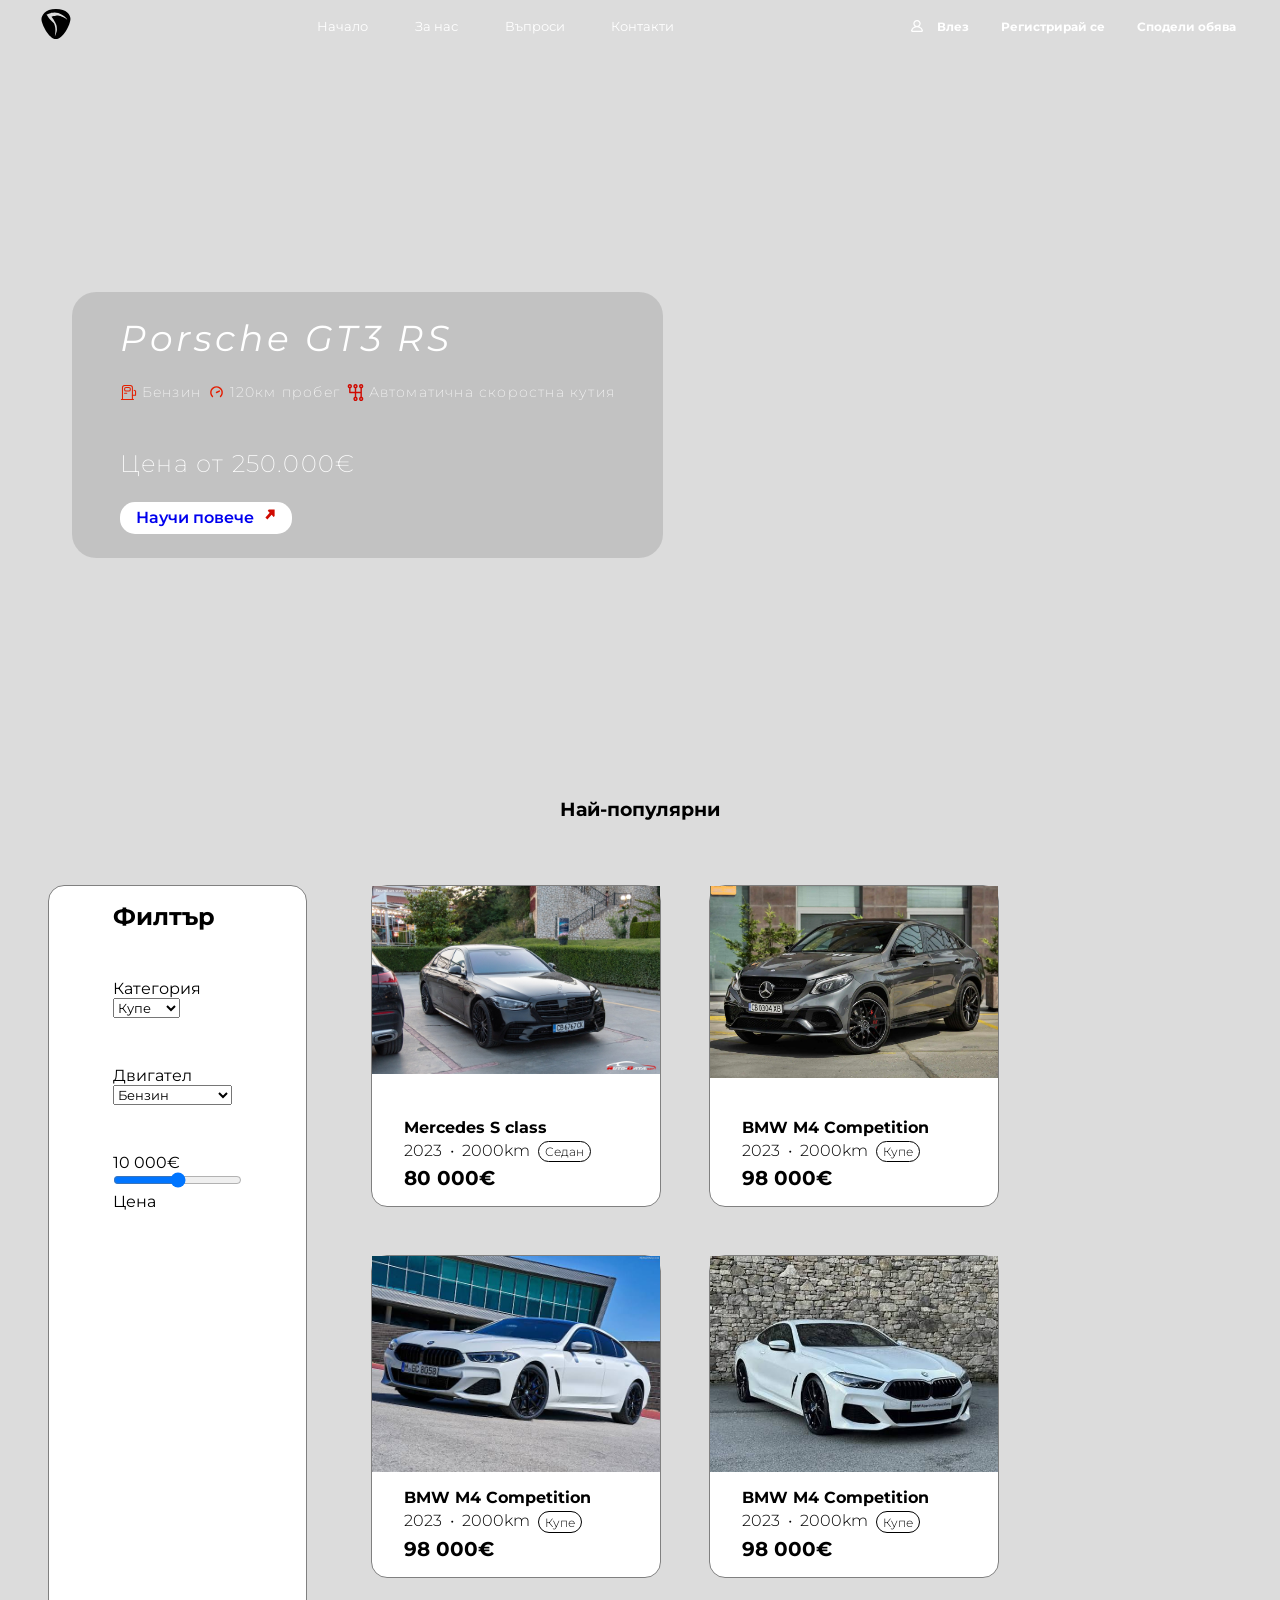
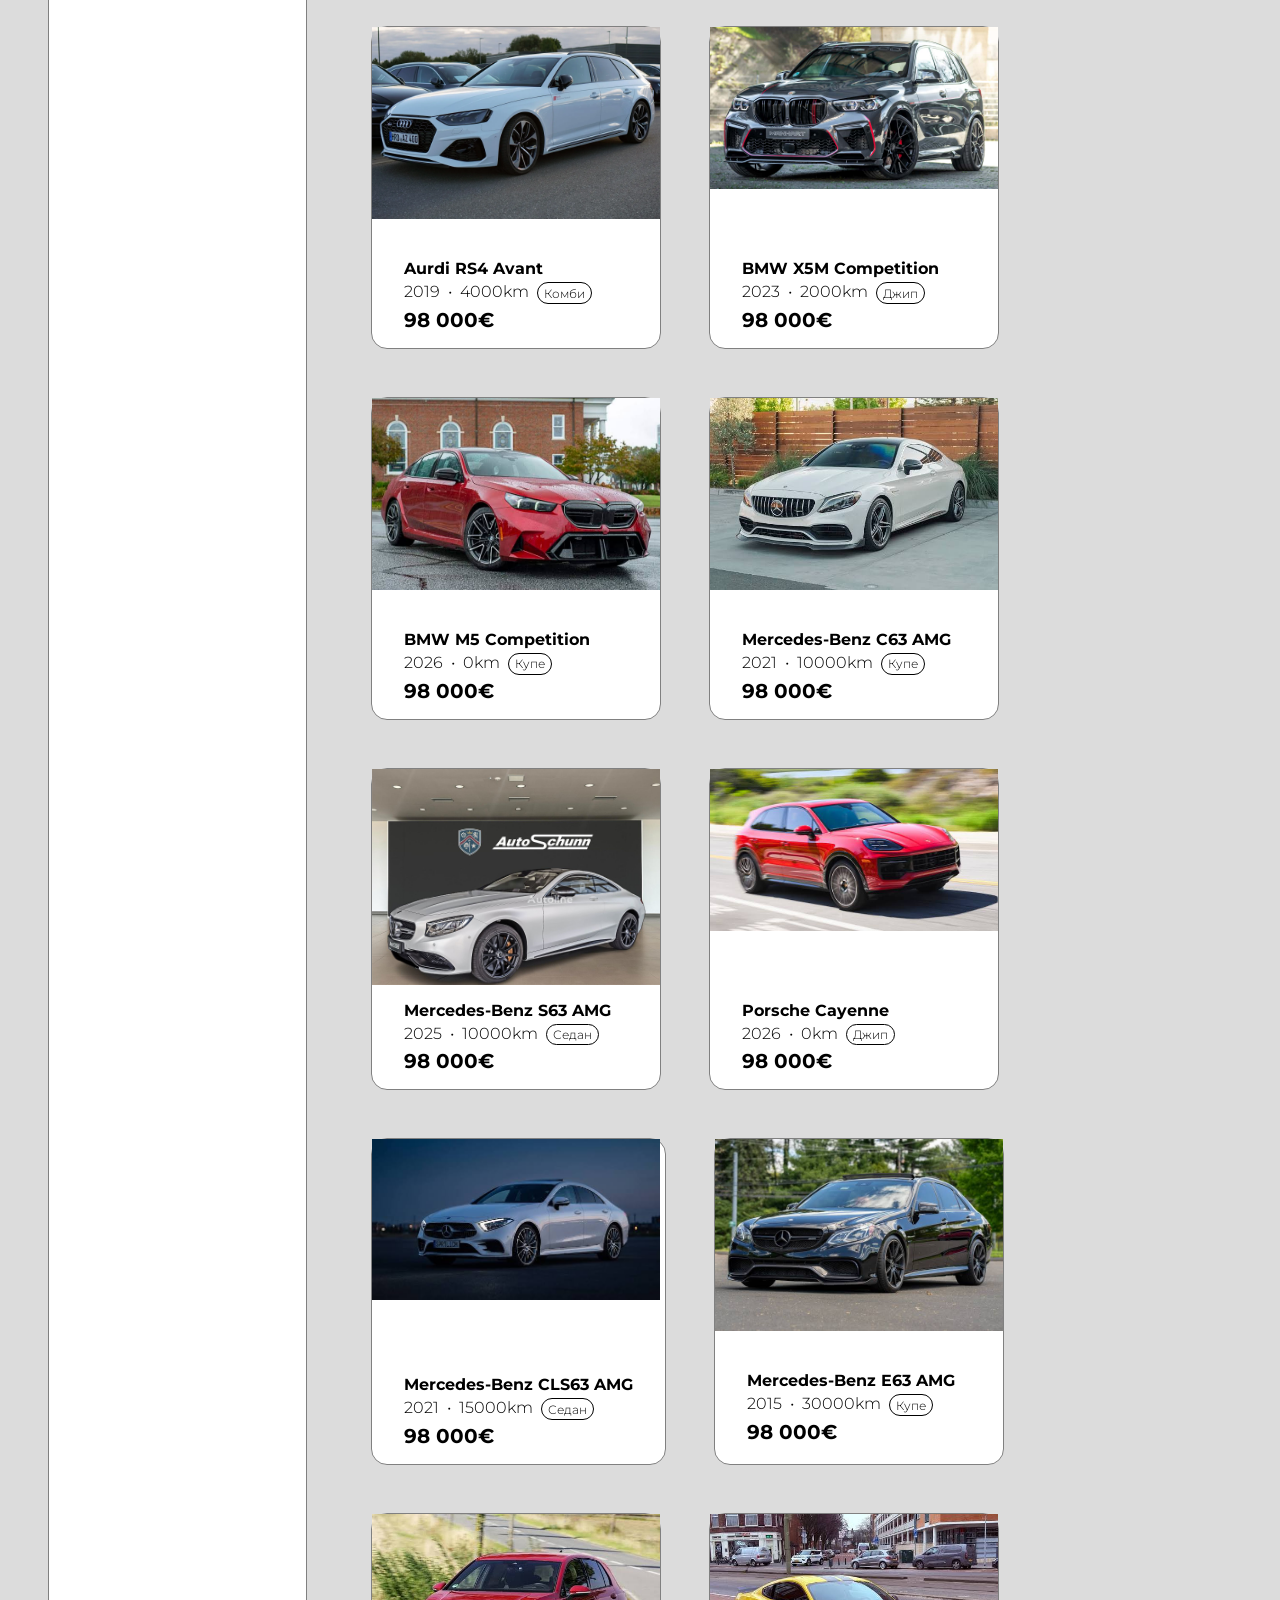
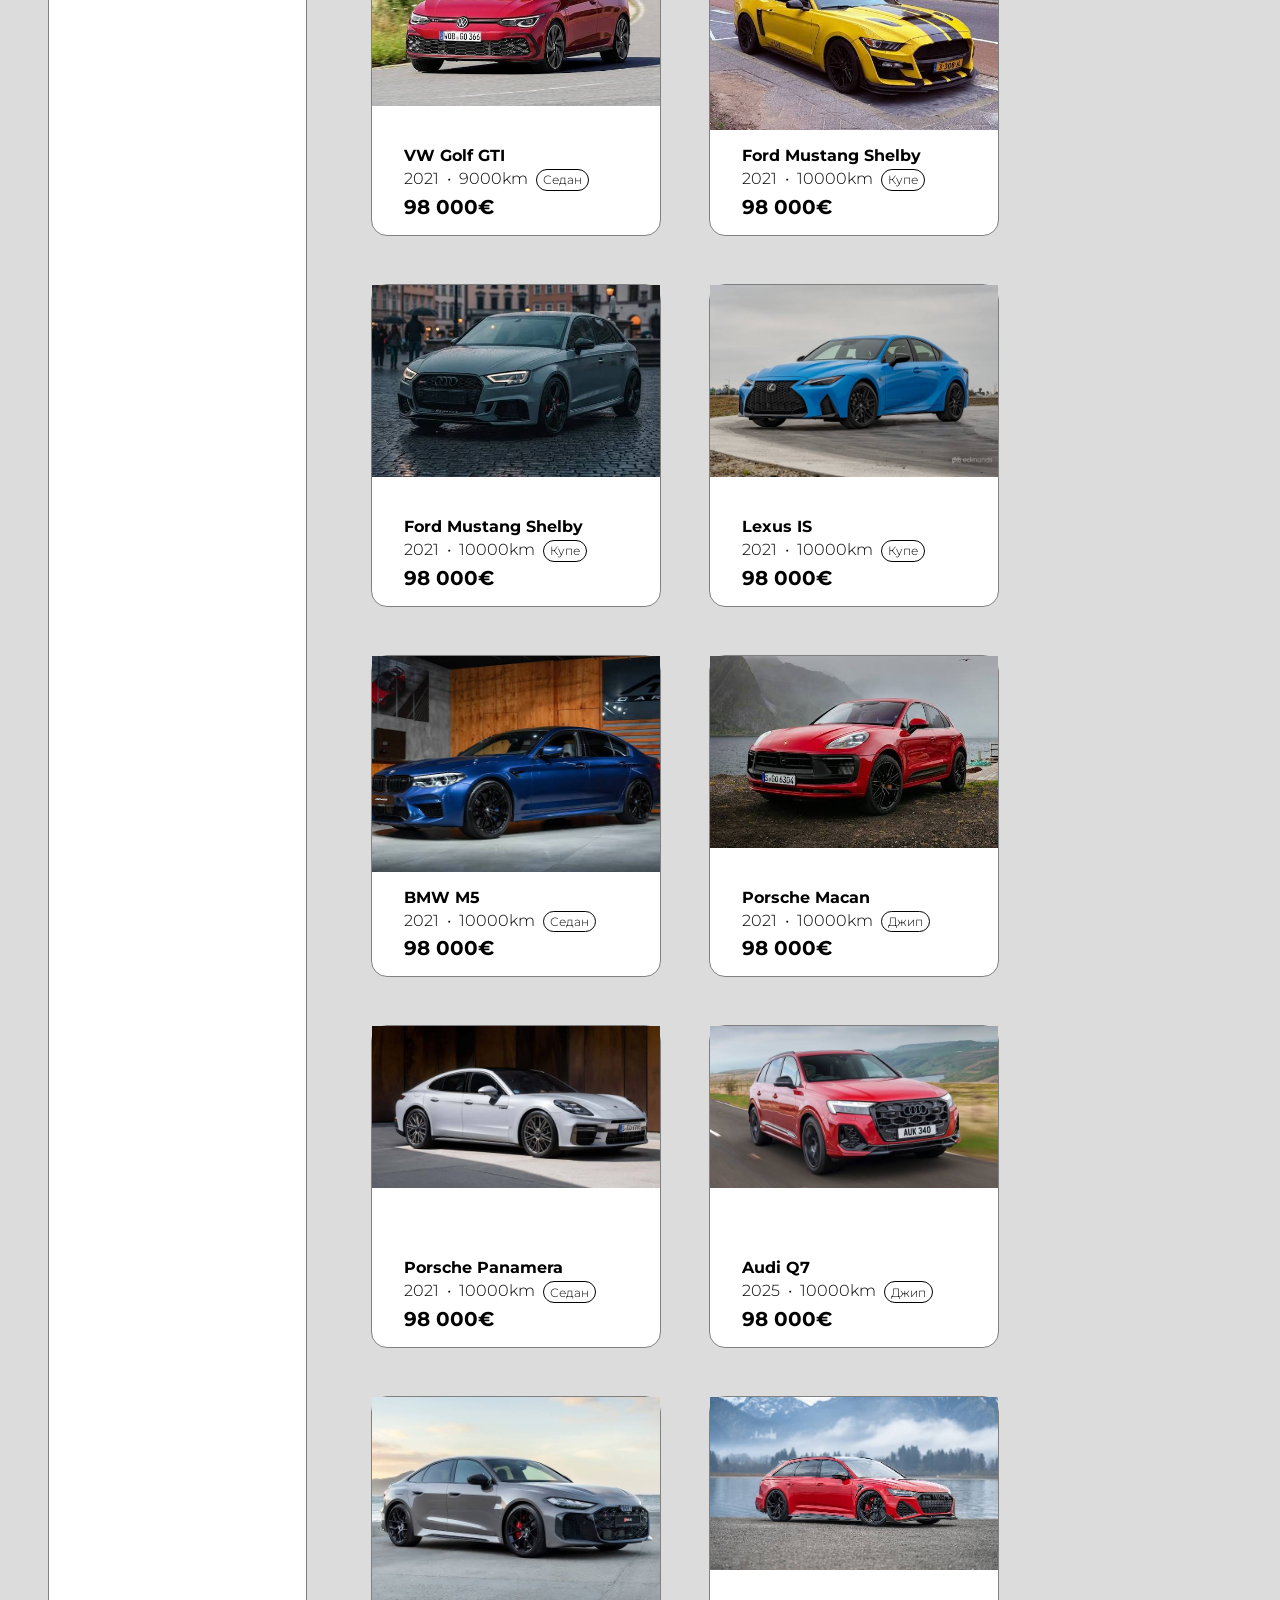
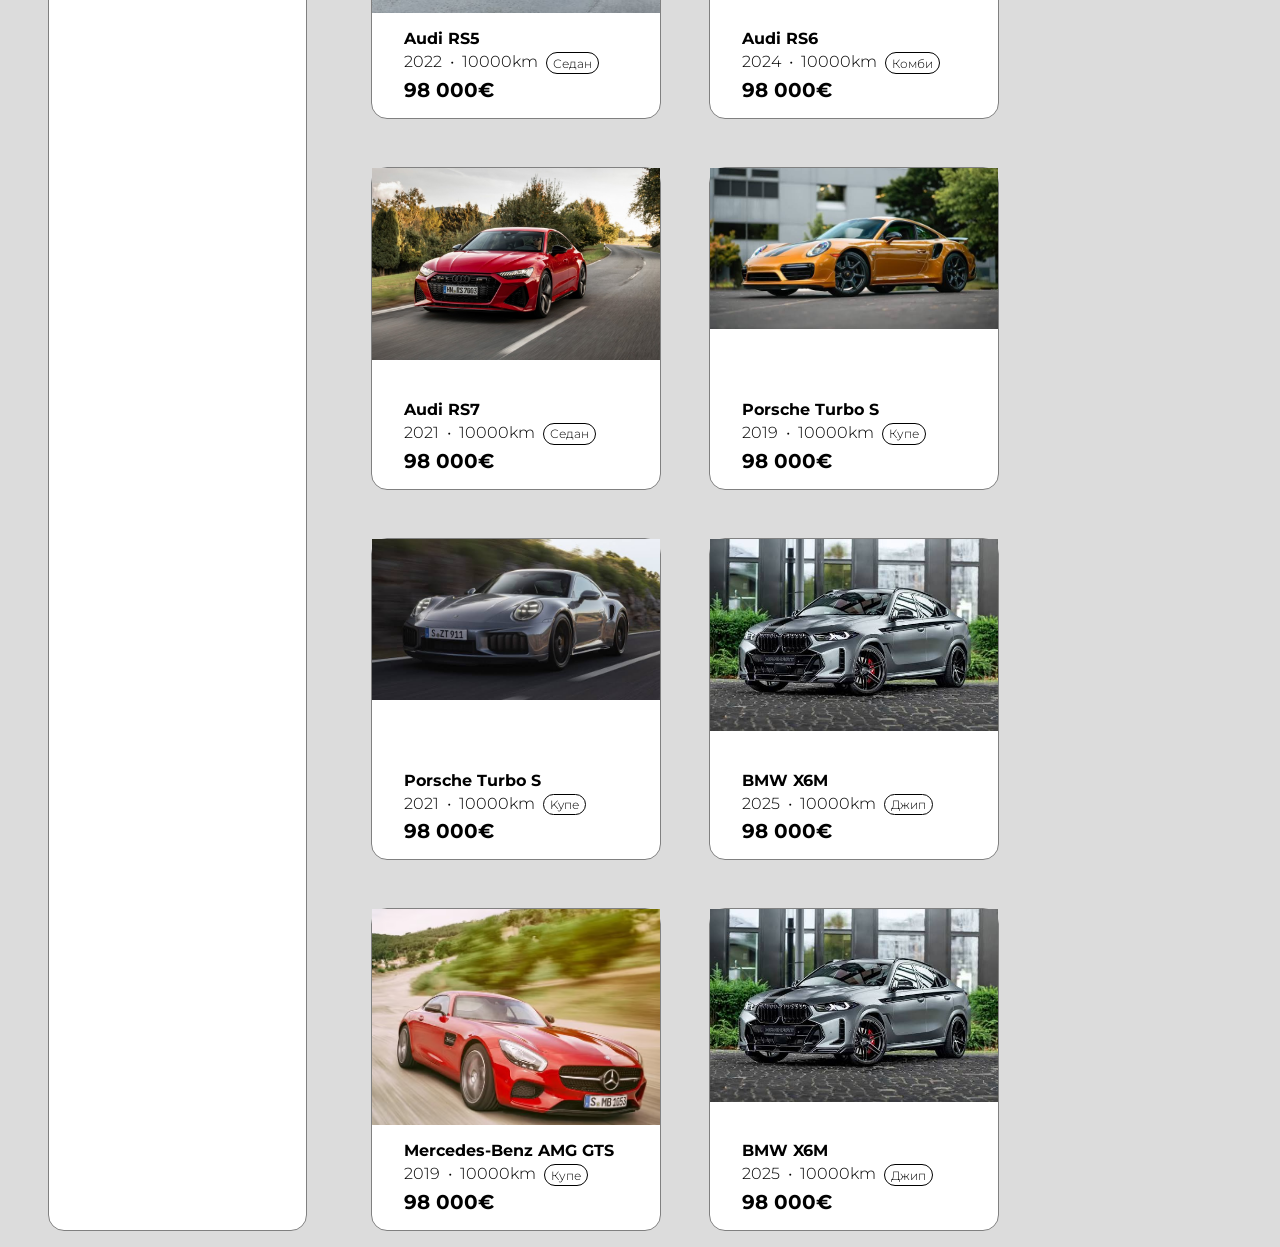
<file: index.html>
<!doctype html>
<html lang="en">
  <head>
    <meta charset="UTF-8" />
    <meta name="viewport" content="width=device-width, initial-scale=1.0" />
    <link rel="preconnect" href="https://fonts.googleapis.com" />
    <link rel="preconnect" href="https://fonts.gstatic.com" crossorigin />
    <link
      href="https://fonts.googleapis.com/css2?family=Montserrat:ital,wght@0,100..900;1,100..900&display=swap"
      rel="stylesheet"
    />
    <link rel="stylesheet" href="style/responsive.css" />
    <link rel="stylesheet" href="style/index.css" />
    <link rel="stylesheet" href="style/filter.css" />
    <title>Document</title>
  </head>
  <body>
    <section id="landing">
      <header>
        <section id="logo">
          <img src="img/logo-reaper-svgrepo-com.svg" class="svg" alt="logo" />
        </section>
        <nav>
          <ul>
            <li>
              <button class="nav-button">Начало</button>
            </li>
            <li>
              <button class="nav-button">За нас</button>
            </li>
            <li>
              <button class="nav-button">Въпроси</button>
            </li>
            <li>
              <button class="nav-button">Контакти</button>
            </li>
          </ul>
        </nav>
        <section id="profile">
          <ul>
            <li id="signIn">
              <img
                src="img/profile-round-1342-svgrepo-com (1).svg"
                class="svg"
                alt="profile"
              />
              <h2 class="nav-button">Влез</h2>
            </li>
            <li>
              <h2 class="nav-button">Регистрирай се</h2>
            </li>
            <li id="signIn">
              <h2 class="nav-button">Сподели обява</h2>
            </li>
          </ul>
        </section>
      </header>
      <video autoplay loop muted plays-inline class="bg-video">
        <source
          src="style/video/911 GT3RS 4K Cinematic Film - Sultanfilms (1080p).mp4"
          type="video/mp4"
        />
      </video>
      <main>
        <section id="main-car">
          <ul id="car-desc">
            <li>
              <section id="main-car-desc">
                <h2>Porsche GT3 RS</h2>
                <ul>
                  <li>
                    <img
                      src="img/gas-station-svgrepo-com (1).svg"
                      class="svg"
                      alt="no"
                    />
                    <h5>Бензин</h5>
                  </li>
                  <li>
                    <img
                      src="img/speed-alt-svgrepo-com.svg"
                      class="svg"
                      alt=""
                    />
                    <h5>120км пробег</h5>
                  </li>
                  <li>
                    <img
                      src="img/gearshift-shift-svgrepo-com.svg"
                      class="svg"
                      alt=""
                    />
                    <h5>Автоматична скоростна кутия</h5>
                  </li>
                </ul>
              </section>
            </li>
            <li class="car-link">
              <h4>Цена от 250.000€</h4>
              <div>
                <button class="learn-more-container">
                  <a
                    id="learn-more"
                    href="https://dealer.porsche.com/bg/sofia/bg-BG"
                    target="_blank"
                    >Научи повече</a
                  >
                  <img
                    src="img/arrow-up-right-svgrepo-com.svg"
                    class="svg"
                    alt=""
                  />
                </button>
              </div>
            </li>
          </ul>
        </section>
      </main>

      <section id="car-search">
        <h1>Най-популярни</h1>
        <section class="search">
          <div class="filter">
            <h2>Филтър</h2>
            <section class="filter-category">
              <label for="type">Категория</label>
              <select name="type" id="type">
                <option value="coupe">Купе</option>
                <option value="coupe">Седан</option>
                <option value="coupe">Комби</option>
                <option value="coupe">Джип</option>
              </select>
            </section>
            <section class="filter-category">
              <label for="type">Двигател</label>
              <select name="type" id="type">
                <option value="coupe">Бензин</option>
                <option value="coupe">Дизел</option>
                <option value="coupe">Хибрид</option>
                <option value="coupe">Електрически</option>
              </select>
            </section>
            <section class="filter-category">
              <label for="volume" class="value">10 000€</label>
              <input
                type="range"
                id="volume"
                name="volume"
                min="10000"
                max="500000"
              />
              <label for="volume">Цена</label>
            </section>
          </div>
          <div class="cars">
            <div class="car-card">
              <div class="img-container">
                <img
                  src="img/Mercedes-Benz-S-class-W223.jpg"
                  class="car-img"
                  alt=""
                />
              </div>
              <div class="car-spec">
                <h4 class="car-name">Mercedes S class</h4>
                <div class="main-spec">
                  <p class="car-yeas">2023</p>
                  <p>•</p>
                  <p class="car-mileage">2000km</p>
                  <div class="car-type-container">
                    <p class="car-type">Седан</p>
                  </div>
                </div>
                <h5 class="car-price">80 000€</h5>
              </div>
            </div>
            <div class="car-card">
              <div class="img-container">
                <img src="img/1-18.webp" class="car-img" alt="" />
              </div>
              <div class="car-spec">
                <h4 class="car-name">BMW M4 Competition</h4>
                <div class="main-spec">
                  <p class="car-yeas">2023</p>
                  <p>•</p>
                  <p class="car-mileage">2000km</p>
                  <div class="car-type-container">
                    <p class="car-type">Купе</p>
                  </div>
                </div>
                <h5 class="car-price">98 000€</h5>
              </div>
            </div>
            <div class="car-card">
              <div class="img-container">
                <img
                  src="img/8-series-gran-coupe-2020.jpg"
                  class="car-img"
                  alt=""
                />
              </div>
              <div class="car-spec">
                <h4 class="car-name">BMW M4 Competition</h4>
                <div class="main-spec">
                  <p class="car-yeas">2023</p>
                  <p>•</p>
                  <p class="car-mileage">2000km</p>
                  <div class="car-type-container">
                    <p class="car-type">Купе</p>
                  </div>
                </div>
                <h5 class="car-price">98 000€</h5>
              </div>
            </div>
            <div class="car-card">
              <div class="img-container">
                <img src="img/840d_2021.jpg" class="car-img" alt="" />
              </div>
              <div class="car-spec">
                <h4 class="car-name">BMW M4 Competition</h4>
                <div class="main-spec">
                  <p class="car-yeas">2023</p>
                  <p>•</p>
                  <p class="car-mileage">2000km</p>
                  <div class="car-type-container">
                    <p class="car-type">Купе</p>
                  </div>
                </div>
                <h5 class="car-price">98 000€</h5>
              </div>
            </div>
            <div class="car-card">
              <div class="img-container">
                <img
                  src="img/audi-rs-4-avant-b9-facelift-2019.webp"
                  class="car-img"
                  alt=""
                />
              </div>
              <div class="car-spec">
                <h4 class="car-name">Aurdi RS4 Avant</h4>
                <div class="main-spec">
                  <p class="car-yeas">2019</p>
                  <p>•</p>
                  <p class="car-mileage">4000km</p>
                  <div class="car-type-container">
                    <p class="car-type">Комби</p>
                  </div>
                </div>
                <h5 class="car-price">98 000€</h5>
              </div>
            </div>
            <div class="car-card">
              <div class="img-container">
                <img
                  src="img/bmw-x5-m-mhx5-700-by-manhart.jpg"
                  class="car-img"
                  alt=""
                />
              </div>
              <div class="car-spec">
                <h4 class="car-name">BMW X5M Competition</h4>
                <div class="main-spec">
                  <p class="car-yeas">2023</p>
                  <p>•</p>
                  <p class="car-mileage">2000km</p>
                  <div class="car-type-container">
                    <p class="car-type">Джип</p>
                  </div>
                </div>
                <h5 class="car-price">98 000€</h5>
              </div>
            </div>
            <div class="car-card">
              <div class="img-container">
                <img src="img/boat.jpg" class="car-img" alt="" />
              </div>
              <div class="car-spec">
                <h4 class="car-name">BMW M5 Competition</h4>
                <div class="main-spec">
                  <p class="car-yeas">2026</p>
                  <p>•</p>
                  <p class="car-mileage">0km</p>
                  <div class="car-type-container">
                    <p class="car-type">Купе</p>
                  </div>
                </div>
                <h5 class="car-price">98 000€</h5>
              </div>
            </div>
            <div class="car-card">
              <div class="img-container">
                <img src="img/c63_2021_coupejpg.jpg" class="car-img" alt="" />
              </div>
              <div class="car-spec">
                <h4 class="car-name">Mercedes-Benz C63 AMG</h4>
                <div class="main-spec">
                  <p class="car-yeas">2021</p>
                  <p>•</p>
                  <p class="car-mileage">10000km</p>
                  <div class="car-type-container">
                    <p class="car-type">Купе</p>
                  </div>
                </div>
                <h5 class="car-price">98 000€</h5>
              </div>
            </div>
            <div class="car-card">
              <div class="img-container">
                <img
                  src="img/car-Mercedes-Benz-S-63-AMG---1748268064310856862_big--25052617010293670100.jpg"
                  class="car-img"
                  alt=""
                />
              </div>
              <div class="car-spec">
                <h4 class="car-name">Mercedes-Benz S63 AMG</h4>
                <div class="main-spec">
                  <p class="car-yeas">2025</p>
                  <p>•</p>
                  <p class="car-mileage">10000km</p>
                  <div class="car-type-container">
                    <p class="car-type">Седан</p>
                  </div>
                </div>
                <h5 class="car-price">98 000€</h5>
              </div>
            </div>
            <div class="car-card">
              <div class="img-container">
                <img src="img/cayenne_2027.jpg" class="car-img" alt="" />
              </div>
              <div class="car-spec">
                <h4 class="car-name">Porsche Cayenne</h4>
                <div class="main-spec">
                  <p class="car-yeas">2026</p>
                  <p>•</p>
                  <p class="car-mileage">0km</p>
                  <div class="car-type-container">
                    <p class="car-type">Джип</p>
                  </div>
                </div>
                <h5 class="car-price">98 000€</h5>
              </div>
            </div>
            <div class="car-card">
              <div class="img-container">
                <img src="img/cls.jpg" class="car-img" alt="" />
              </div>
              <div class="car-spec">
                <h4 class="car-name">Mercedes-Benz CLS63 AMG</h4>
                <div class="main-spec">
                  <p class="car-yeas">2021</p>
                  <p>•</p>
                  <p class="car-mileage">15000km</p>
                  <div class="car-type-container">
                    <p class="car-type">Седан</p>
                  </div>
                </div>
                <h5 class="car-price">98 000€</h5>
              </div>
            </div>
            <div class="car-card">
              <div class="img-container">
                <img src="img/e63_2015.jpg" class="car-img" alt="" />
              </div>
              <div class="car-spec">
                <h4 class="car-name">Mercedes-Benz E63 AMG</h4>
                <div class="main-spec">
                  <p class="car-yeas">2015</p>
                  <p>•</p>
                  <p class="car-mileage">30000km</p>
                  <div class="car-type-container">
                    <p class="car-type">Купе</p>
                  </div>
                </div>
                <h5 class="car-price">98 000€</h5>
              </div>
            </div>
            <div class="car-card">
              <div class="img-container">
                <img src="img/golf_gti_2021.jpg" class="car-img" alt="" />
              </div>
              <div class="car-spec">
                <h4 class="car-name">VW Golf GTI</h4>
                <div class="main-spec">
                  <p class="car-yeas">2021</p>
                  <p>•</p>
                  <p class="car-mileage">9000km</p>
                  <div class="car-type-container">
                    <p class="car-type">Седан</p>
                  </div>
                </div>
                <h5 class="car-price">98 000€</h5>
              </div>
            </div>
            <div class="car-card">
              <div class="img-container">
                <img src="img/gt-500.jpg" class="car-img" alt="" />
              </div>
              <div class="car-spec">
                <h4 class="car-name">Ford Mustang Shelby</h4>
                <div class="main-spec">
                  <p class="car-yeas">2021</p>
                  <p>•</p>
                  <p class="car-mileage">10000km</p>
                  <div class="car-type-container">
                    <p class="car-type">Купе</p>
                  </div>
                </div>
                <h5 class="car-price">98 000€</h5>
              </div>
            </div>
            <div class="car-card">
              <div class="img-container">
                <img src="img/images.jpg" class="car-img" alt="" />
              </div>
              <div class="car-spec">
                <h4 class="car-name">Ford Mustang Shelby</h4>
                <div class="main-spec">
                  <p class="car-yeas">2021</p>
                  <p>•</p>
                  <p class="car-mileage">10000km</p>
                  <div class="car-type-container">
                    <p class="car-type">Купе</p>
                  </div>
                </div>
                <h5 class="car-price">98 000€</h5>
              </div>
            </div>
            <div class="car-card">
              <div class="img-container">
                <img src="img/lexus-is.jpg" class="car-img" alt="" />
              </div>
              <div class="car-spec">
                <h4 class="car-name">Lexus IS</h4>
                <div class="main-spec">
                  <p class="car-yeas">2021</p>
                  <p>•</p>
                  <p class="car-mileage">10000km</p>
                  <div class="car-type-container">
                    <p class="car-type">Купе</p>
                  </div>
                </div>
                <h5 class="car-price">98 000€</h5>
              </div>
            </div>
            <div class="car-card">
              <div class="img-container">
                <img src="img/m5.jpg" class="car-img" alt="" />
              </div>
              <div class="car-spec">
                <h4 class="car-name">BMW M5</h4>
                <div class="main-spec">
                  <p class="car-yeas">2021</p>
                  <p>•</p>
                  <p class="car-mileage">10000km</p>
                  <div class="car-type-container">
                    <p class="car-type">Седан</p>
                  </div>
                </div>
                <h5 class="car-price">98 000€</h5>
              </div>
            </div>
            <div class="car-card">
              <div class="img-container">
                <img src="img/macan_2022.jpg" class="car-img" alt="" />
              </div>
              <div class="car-spec">
                <h4 class="car-name">Porsche Macan</h4>
                <div class="main-spec">
                  <p class="car-yeas">2021</p>
                  <p>•</p>
                  <p class="car-mileage">10000km</p>
                  <div class="car-type-container">
                    <p class="car-type">Джип</p>
                  </div>
                </div>
                <h5 class="car-price">98 000€</h5>
              </div>
            </div>
            <div class="car-card">
              <div class="img-container">
                <img src="img/panamera.jpg" class="car-img" alt="" />
              </div>
              <div class="car-spec">
                <h4 class="car-name">Porsche Panamera</h4>
                <div class="main-spec">
                  <p class="car-yeas">2021</p>
                  <p>•</p>
                  <p class="car-mileage">10000km</p>
                  <div class="car-type-container">
                    <p class="car-type">Седан</p>
                  </div>
                </div>
                <h5 class="car-price">98 000€</h5>
              </div>
            </div>
            <div class="car-card">
              <div class="img-container">
                <img src="img/q7.jpg" class="car-img" alt="" />
              </div>
              <div class="car-spec">
                <h4 class="car-name">Audi Q7</h4>
                <div class="main-spec">
                  <p class="car-yeas">2025</p>
                  <p>•</p>
                  <p class="car-mileage">10000km</p>
                  <div class="car-type-container">
                    <p class="car-type">Джип</p>
                  </div>
                </div>
                <h5 class="car-price">98 000€</h5>
              </div>
            </div>
            <div class="car-card">
              <div class="img-container">
                <img src="img/rs5.jpg" class="car-img" alt="" />
              </div>
              <div class="car-spec">
                <h4 class="car-name">Audi RS5</h4>
                <div class="main-spec">
                  <p class="car-yeas">2022</p>
                  <p>•</p>
                  <p class="car-mileage">10000km</p>
                  <div class="car-type-container">
                    <p class="car-type">Седан</p>
                  </div>
                </div>
                <h5 class="car-price">98 000€</h5>
              </div>
            </div>
            <div class="car-card">
              <div class="img-container">
                <img src="img/rs6.jpg" class="car-img" alt="" />
              </div>
              <div class="car-spec">
                <h4 class="car-name">Audi RS6</h4>
                <div class="main-spec">
                  <p class="car-yeas">2024</p>
                  <p>•</p>
                  <p class="car-mileage">10000km</p>
                  <div class="car-type-container">
                    <p class="car-type">Комби</p>
                  </div>
                </div>
                <h5 class="car-price">98 000€</h5>
              </div>
            </div>
            <div class="car-card">
              <div class="img-container">
                <img src="img/rs7.jpg" class="car-img" alt="" />
              </div>
              <div class="car-spec">
                <h4 class="car-name">Audi RS7</h4>
                <div class="main-spec">
                  <p class="car-yeas">2021</p>
                  <p>•</p>
                  <p class="car-mileage">10000km</p>
                  <div class="car-type-container">
                    <p class="car-type">Седан</p>
                  </div>
                </div>
                <h5 class="car-price">98 000€</h5>
              </div>
            </div>
            <div class="car-card">
              <div class="img-container">
                <img src="img/turbo-2019.jpg" class="car-img" alt="" />
              </div>
              <div class="car-spec">
                <h4 class="car-name">Porsche Turbo S</h4>
                <div class="main-spec">
                  <p class="car-yeas">2019</p>
                  <p>•</p>
                  <p class="car-mileage">10000km</p>
                  <div class="car-type-container">
                    <p class="car-type">Купе</p>
                  </div>
                </div>
                <h5 class="car-price">98 000€</h5>
              </div>
            </div>
            <div class="car-card">
              <div class="img-container">
                <img src="img/turbo-s.jpg" class="car-img" alt="" />
              </div>
              <div class="car-spec">
                <h4 class="car-name">Porsche Turbo S</h4>
                <div class="main-spec">
                  <p class="car-yeas">2021</p>
                  <p>•</p>
                  <p class="car-mileage">10000km</p>
                  <div class="car-type-container">
                    <p class="car-type">Kyпе</p>
                  </div>
                </div>
                <h5 class="car-price">98 000€</h5>
              </div>
            </div>
            <div class="car-card">
              <div class="img-container">
                <img src="img/x6m.jpg" class="car-img" alt="" />
              </div>
              <div class="car-spec">
                <h4 class="car-name">BMW X6M</h4>
                <div class="main-spec">
                  <p class="car-yeas">2025</p>
                  <p>•</p>
                  <p class="car-mileage">10000km</p>
                  <div class="car-type-container">
                    <p class="car-type">Джип</p>
                  </div>
                </div>
                <h5 class="car-price">98 000€</h5>
              </div>
            </div>
            <div class="car-card">
              <div class="img-container">
                <img
                  src="img/2016-mercedes-amg-gt-s-photo-648142-s-986x603.avif"
                  class="car-img"
                  alt=""
                />
              </div>
              <div class="car-spec">
                <h4 class="car-name">Mercedes-Benz AMG GTS</h4>
                <div class="main-spec">
                  <p class="car-yeas">2019</p>
                  <p>•</p>
                  <p class="car-mileage">10000km</p>
                  <div class="car-type-container">
                    <p class="car-type">Купе</p>
                  </div>
                </div>
                <h5 class="car-price">98 000€</h5>
              </div>
            </div>
            <div class="car-card">
              <div class="img-container">
                <img src="img/x6m.jpg" class="car-img" alt="" />
              </div>
              <div class="car-spec">
                <h4 class="car-name">BMW X6M</h4>
                <div class="main-spec">
                  <p class="car-yeas">2025</p>
                  <p>•</p>
                  <p class="car-mileage">10000km</p>
                  <div class="car-type-container">
                    <p class="car-type">Джип</p>
                  </div>
                </div>
                <h5 class="car-price">98 000€</h5>
              </div>
            </div>
          </div>
        </section>
      </section>
    </section>
  </body>
</html>
</file>
<file: style/responsive.css>
@media (min-aspect-ratio: 16/9) {
  .bg-video {
    width: 100%;
    height: auto;
  }
}

@media (max-aspect-ratio: 16/9) {
  .bg-video {
    width: auto;
    height: 100%;
  }
}
</file>
<file: style/index.css>
* {
  margin: 0;
  padding: 0;
  font-family: Montserrat, "Times New Roman";
  text-decoration: none;
  z-index: 1;
}
a:visited {
  color: inherit;
}
.svg {
  max-width: 3em;
  background-color: transparent;
}

ul {
  list-style-type: none;
}
.bg-video {
  position: absolute;
  z-index: 0;
  bottom: 0;
  right: 0;
}
header {
  background: transparent;
  display: flex;
  flex-direction: row;
  justify-content: space-between;
  align-items: center;
  padding: 0em 2em;
}
header > nav > ul {
  display: flex;
  flex-direction: row;
  justify-content: space-around;
  gap: 1em;
}
.nav-button {
  background-color: transparent;
  border-color: transparent;
  border-radius: 1em;
  padding: 0.5em 1em;
  color: white;
}
.nav-button:hover {
  cursor: pointer;
  background-color: #fcf9f973;
  transition: 200ms;
}
#signIn {
  display: flex;
  flex-direction: row;
  align-items: center;
  gap: 0.2em;
}
#signIn .svg {
  max-width: 1.5em;
  filter: invert(99%) sepia(5%) saturate(893%) hue-rotate(34deg)
    brightness(106%) contrast(110%);
}
#profile > ul {
  display: flex;
  flex-direction: row;
  justify-content: space-around;
  align-items: center;
  font-size: 0.5em;
  gap: 1em;
}
#landing {
  display: flex;
  flex-direction: column;
  gap: 15em;
  background-color: gainsboro;
}
#main-car {
  display: flex;
  color: white;
}
#main-car .svg {
  filter: invert(10%) sepia(78%) saturate(7484%) hue-rotate(6deg)
    brightness(91%) contrast(104%);
}
#car-desc {
  background-color: #0000001e;
  letter-spacing: 0.05em;
  margin-left: 3em;
  border-radius: 1em;
  padding: 1em 2em;
  font-size: 1.5em;
  display: flex;
  flex-direction: column;
  gap: 2em;
}
#main-car-desc {
  display: flex;
  flex-direction: column;
  gap: 1em;
}
#main-car-desc h5 {
  font-weight: 200;
}
#main-car-desc > ul {
  font-size: 0.7em;
  display: flex;
  flex-direction: row;
  gap: 0.4em;
}
#main-car-desc > ul > li {
  display: flex;
  flex-direction: row;
  align-items: center;
  gap: 0.3em;
}
#main-car-desc h2 {
  letter-spacing: 0.1em;
  font-weight: 400;
  font-style: italic;
}
#main-car-desc > ul > li > img {
  max-width: 1em;
}
.car-link {
  display: flex;
  flex-direction: column;
  gap: 1em;
}
.car-link h4 {
  font-weight: 200;
}
.learn-more-container {
  display: flex;
  gap: 0.7em;
  background-color: white;
  color: black;
  border: none;
  border-radius: 15px;
  padding: 0.4em 1em;
  cursor: pointer;
  font-size: 16px;
  font-weight: 600;
  letter-spacing: normal;
  text-decoration: none;
  transition: all 300ms cubic-bezier(0.23, 1, 0.32, 1);
  will-change: transform;
}

.learn-more-container:hover {
  color: #fff;
  background-color: #1a1a1a;
  box-shadow: rgba(0, 0, 0, 0.25) 0 8px 15px;
  transform: translateY(-2px);
}

.learn-more-container:active {
  box-shadow: none;
  transform: translateY(0);
}
.learn-more-container img {
  width: 0.7em;
  filter: invert(99%) sepia(5%) saturate(893%) hue-rotate(34deg)
    brightness(106%) contrast(110%);
}
</file>
<file: style/filter.css>
#car-search {
  display: flex;
  flex-direction: column;
  gap: 3em;
}
#car-search > h1 {
  text-align: center;
}

.filter {
  display: flex;
  flex-direction: column;
  background-color: white;
  border-style: solid;
  border-color: gray;
  border-width: 1px;
  border-radius: 1em;
  gap: 3em;
  padding: 1em 4em;
  flex-grow: 0;
}
.search {
  display: flex;
  gap: 4em;
  justify-content: space-evenly;
  margin: 1em 3em;
}
.cars {
  display: flex;
  flex-direction: row;
  flex-wrap: wrap;
  gap: 3em;
}
.car-card {
  border-style: solid;
  background-color: white;
  border-color: gray;
  border-width: 1px;
  border-radius: 1em;
}
.car-card:hover {
  box-shadow:
    0 4px 8px 0 rgba(0, 0, 0, 0.2),
    0 20px 40px 0 rgba(0, 0, 0, 0.19);
  transition: 80ms;
  cursor: pointer;
}
.car-spec {
  display: flex;
  flex-direction: column;
  padding: 1em 2em;
  gap: 0.25em;
}
.main-spec {
  display: flex;
  gap: 0.5em;
  font-size: 12pt;
  font-weight: 300;
}
.car-type-container {
  display: flex;
}
.car-type {
  border: solid 1px;
  border-radius: 2em;
  padding: 0.2em 0.5em;
  font-size: 9pt;
  font-weight: 300;
}
.car-price {
  font-size: 15pt;
}
.car-img {
  max-width: 18em;
  object-fit: cover;
  height: auto;
}
.img-container {
  aspect-ratio: 4/3;
  overflow: hidden;
}
</file>
